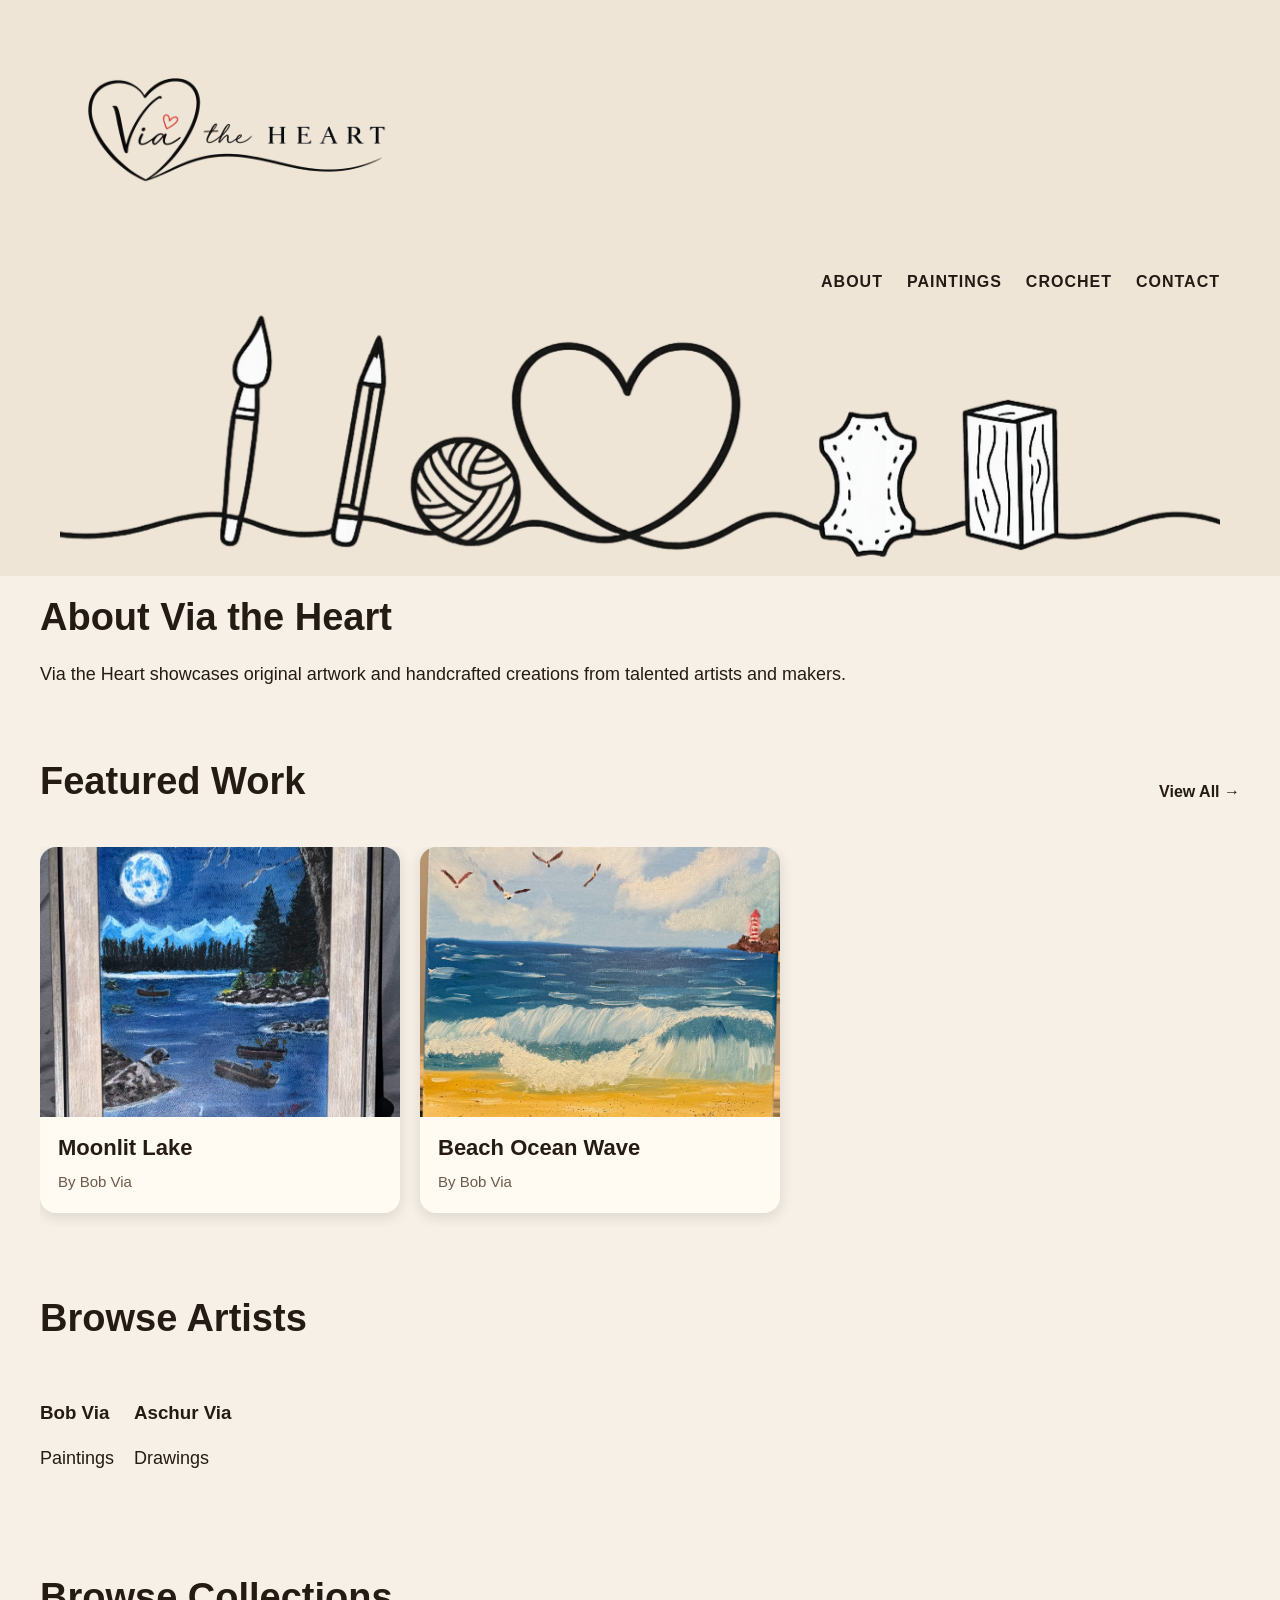
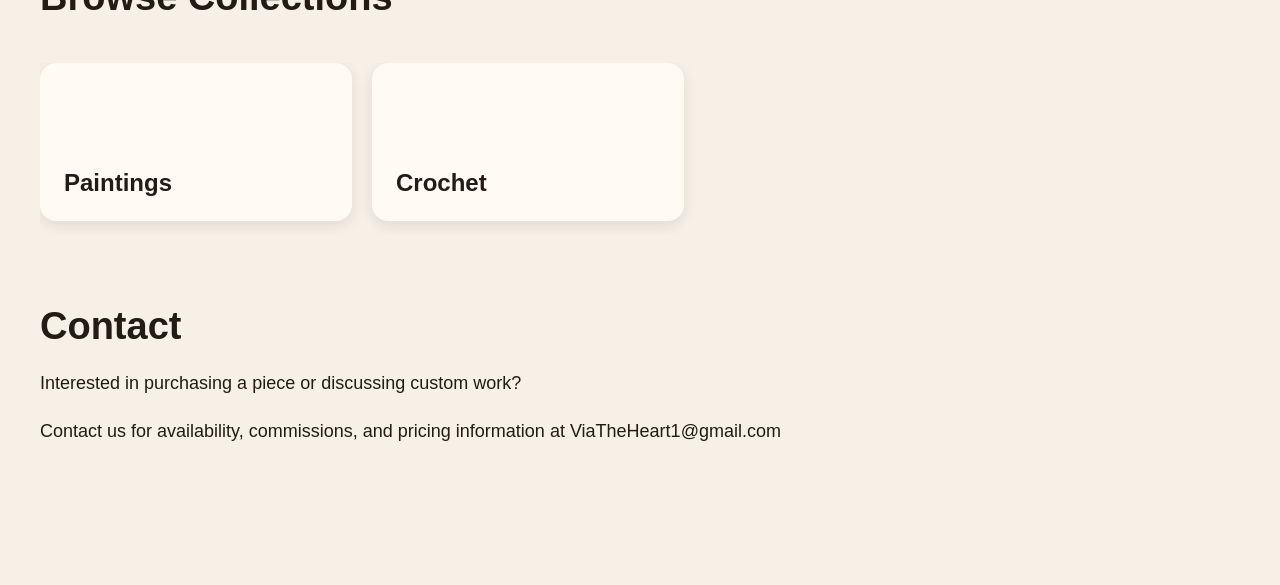
<file: index.html>
<!DOCTYPE html>
<html lang="en">
<head>
    <meta charset="UTF-8">
    <meta name="viewport" content="width=device-width, initial-scale=1.0">
    <title>Via the Heart</title>

    <link rel="stylesheet" href="styles/main.css">
</head>

<body>

<header class="site-header">

    <div class="header-top">

        <a href="index.html" class="logo-link">
            <img
                src="images/logo/via-the-heart-logo.png"
                alt="Via the Heart"
                class="logo-image">
        </a>

        <button class="menu-toggle" onclick="toggleMenu()">
            ☰
        </button>

    </div>

    <nav id="site-nav">

        <a href="#about">About</a>
        <a href="pages/paintings.html">Paintings</a>
        <a href="pages/crochet.html">Crochet</a>
        <a href="#contact">Contact</a>

    </nav>

    <div class="header-banner">

        <img
            src="images/banner/hero-banner.png"
            alt="Via the Heart Banner"
            class="header-banner-image">

    </div>

</header>

<main>

    <section id="about" class="section">

        <h2>About Via the Heart</h2>

        <p>
            Via the Heart showcases original artwork and handcrafted creations from talented artists and makers.
        </p>

    </section>

    <section id="featured" class="section">

        <div class="section-header">

            <h2>Featured Work</h2>

            <a href="pages/paintings.html" class="view-all">
                View All →
            </a>

        </div>

        <div class="horizontal-scroll">

            <article class="art-card">

                <a href="artwork/paintings/moonlit-lake.html">

                    <img
                        src="images/paintings/moonlit-lake.jpg"
                        alt="Moonlit Lake">

                    <div class="art-info">
                        <h3>Moonlit Lake</h3>
                        <p>By Bob Via</p>
                    </div>

                </a>

            </article>



            <article class="art-card">

                <a href="artwork/paintings/beach-ocean-wave.html">

                    <img
                        src="images/paintings/beach-ocean-wave.jpg"
                        alt="Beach Ocean Wave">

                    <div class="art-info">
                        <h3>Beach Ocean Wave</h3>
                        <p>By Bob Via</p>
                    </div>

                </a>

            </article>

        </div>

    </section>

    <section id="artists" class="section">

    <div class="section-header">
        <h2>Browse Artists</h2>
    </div>

    <div class="horizontal-scroll">

        <a href="artists/bob-via.html" class="artist-card">
            <h3>Bob Via</h3>
            <p>Paintings</p>
        </a>


        <a href="artists/aschur-via.html" class="artist-card">
            <h3>Aschur Via</h3>
            <p>Drawings</p>
        </a>

    </div>

    </section>

    <section id="collections" class="section">

        <div class="section-header">
            <h2>Browse Collections</h2>
        </div>

        <div class="horizontal-scroll">

            <a href="pages/paintings.html" class="collection-card">
                Paintings
            </a>

            <a href="pages/crochet.html" class="collection-card">
                Crochet
            </a>

        </div>

    </section>

    <section id="contact" class="section">

        <h2>Contact</h2>

        <p>
            Interested in purchasing a piece or discussing custom work?
        </p>

        <p>
            Contact us for availability, commissions, and pricing information at ViaTheHeart1@gmail.com
        </p>

    </section>

</main>

<script src="scripts/main.js"></script>

</body>
</html>
</file>
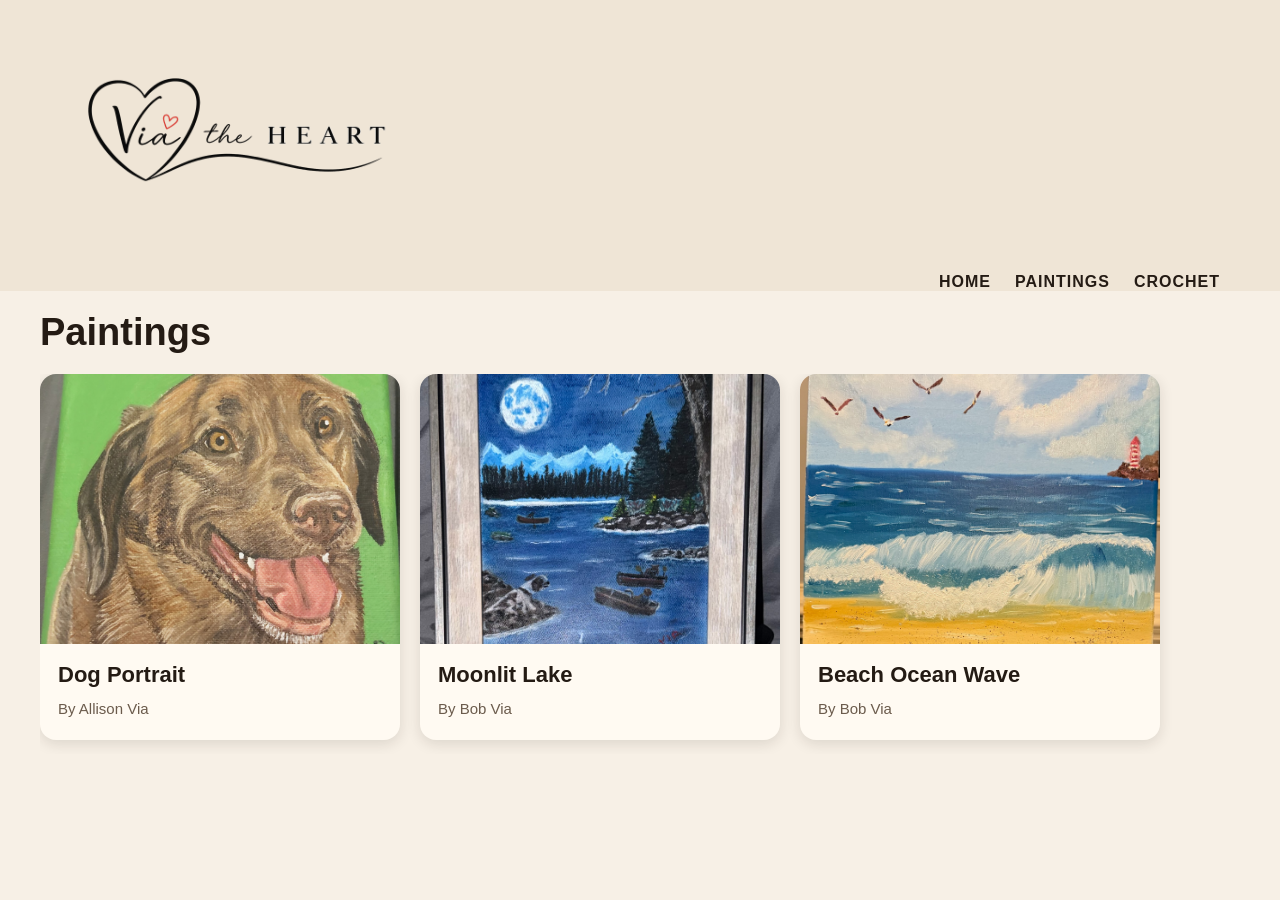
<file: pages/paintings.html>
<!DOCTYPE html>
<html lang="en">
<head>
    <meta charset="UTF-8">
    <meta name="viewport" content="width=device-width, initial-scale=1.0">
    <title>Paintings | Via the Heart</title>

    <link rel="stylesheet" href="../styles/main.css">
</head>

<body>

<header class="site-header">
    <div class="header-top">
        <a href="../index.html" class="logo-link">
            <img src="../images/logo/via-the-heart-logo.png" alt="Via the Heart" class="logo-image">
        </a>

        <button class="menu-toggle" onclick="toggleMenu()">☰</button>
    </div>

    <nav id="site-nav">
        <a href="../index.html">Home</a>
        <a href="paintings.html">Paintings</a>
        <a href="crochet.html">Crochet</a>
    </nav>
</header>

<main>
    <section class="section">
        <h2>Paintings</h2>

        <div class="horizontal-scroll">
            <article class="art-card">
                <a href="../artwork/paintings/dog-portrait.html">
                    <img src="../images/paintings/dog-portrait.jpg" alt="Dog Portrait">
                    <div class="art-info">
                        <h3>Dog Portrait</h3>
                        <p>By Allison Via</p>
                    </div>
                </a>
            </article>

            <article class="art-card">
                <a href="../artwork/paintings/moonlit-lake.html">
                    <img src="../images/paintings/moonlit-lake.jpg" alt="Moonlit Lake">
                    <div class="art-info">
                        <h3>Moonlit Lake</h3>
                        <p>By Bob Via</p>
                    </div>
                </a>
            </article>
          
            <article class="art-card">
                <a href="../artwork/paintings/beach-ocean-wave.html">
                    <img src="../images/paintings/beach-ocean-wave.jpg" alt="Moonlit Lake">
                    <div class="art-info">
                        <h3>Beach Ocean Wave</h3>
                        <p>By Bob Via</p>
                    </div>
                </a>
              </article>
        </div>
    </section>
</main>

<script src="../scripts/main.js"></script>

</body>
</html>
</file>
<file: styles/main.css>
/* ===================================
   GLOBAL
=================================== */

body {
    margin: 0;
    font-family: Arial, sans-serif;
    background: #f7f0e6;
    color: #241b14;
}

a {
    text-decoration: none;
    color: inherit;
}

img {
    display: block;
    max-width: 100%;
}

/* ===================================
   HEADER
=================================== */

.site-header {
    background: #efe5d6;
    padding: 12px 32px 0;
}

.header-top {
    display: flex;
    justify-content: space-between;
    align-items: flex-start;
}

.logo-link {
    display: block;
}

.logo-image {
    width: 300px;
    height: auto;
}

.menu-toggle {
    background: none;
    border: none;
    color: #241b14;
    font-size: 52px;
    cursor: pointer;
    line-height: 1;
    padding: 0;
}

/* ===================================
   NAVIGATION
=================================== */

#site-nav {
    display: none;
}

#site-nav.open {
    display: flex;
    flex-direction: column;
    gap: 16px;
    padding: 20px 0;
}

#site-nav a {
    text-transform: uppercase;
    letter-spacing: 1px;
    font-size: 16px;
    font-weight: 600;
}

/* ===================================
   BANNER
=================================== */

.header-banner {
    margin-top: -15px;
}

.header-banner-image {
    width: 100%;
    height: auto;
}

/* ===================================
   MAIN
=================================== */

main {
    padding-top: 20px;
}

.section {
    max-width: 1200px;
    margin: 0 auto 70px;
    padding: 0 32px;
}

.section h2 {
    margin: 0 0 20px;
    font-size: 38px;
}

.section p {
    font-size: 18px;
    line-height: 1.7;
}

/* ===================================
   SECTION HEADERS
=================================== */

.section-header {
    display: flex;
    justify-content: space-between;
    align-items: center;
    margin-bottom: 24px;
}

.view-all {
    font-weight: bold;
}

/* ===================================
   HORIZONTAL SCROLL
=================================== */

.horizontal-scroll {
    display: flex;
    gap: 20px;
    overflow-x: auto;
    scroll-snap-type: x mandatory;
    padding-bottom: 14px;
}

.horizontal-scroll::-webkit-scrollbar {
    height: 8px;
}

.horizontal-scroll::-webkit-scrollbar-thumb {
    background: rgba(36, 27, 20, 0.25);
    border-radius: 999px;
}

/* ===================================
   ART CARDS
=================================== */

.art-card {
    flex: 0 0 82%;
    background: #fffaf2;
    border-radius: 16px;
    overflow: hidden;
    scroll-snap-align: start;
    box-shadow: 0 4px 14px rgba(36, 27, 20, 0.12);
    transition: transform 0.25s ease;
}

.art-card:hover {
    transform: translateY(-4px);
}

.art-card img {
    width: 100%;
    aspect-ratio: 4 / 3;
    object-fit: cover;
}

.art-info {
    padding: 18px;
}

.art-info h3 {
    margin: 0 0 8px;
    font-size: 22px;
}

.art-info p {
    margin: 0;
    font-size: 15px;
    color: #6b5b4c;
}

/* ===================================
   COLLECTION CARDS
=================================== */

.collection-card {
    flex: 0 0 70%;
    min-height: 110px;
    background: #fffaf2;
    border-radius: 16px;
    padding: 24px;
    font-size: 24px;
    font-weight: bold;
    display: flex;
    align-items: flex-end;
    scroll-snap-align: start;
    box-shadow: 0 4px 14px rgba(36, 27, 20, 0.10);
}

/* ===================================
   CONTACT
=================================== */

#contact {
    padding-bottom: 50px;
}

/* ===================================
   DESKTOP
=================================== */

@media (min-width: 768px) {

    .site-header {
        padding: 18px 60px 0;
    }

    .logo-image {
        width: 360px;
    }

    .menu-toggle {
        display: none;
    }

    #site-nav {
        display: flex;
        justify-content: flex-end;
        gap: 24px;
        margin-top: 15px;
    }

    .header-banner {
        margin-top: -20px;
    }

    .art-card {
        flex: 0 0 30%;
    }

    .collection-card {
        flex: 0 0 22%;
    }
}

/* ===================================
   MOBILE
=================================== */

@media (max-width: 767px) {

    .site-header {
        padding: 10px 24px 0;
    }

    .logo-image {
        width: 180px;
    }

    .menu-toggle {
        font-size: 42px;
    }

    .header-banner {
        margin-top: -5px;
    }

    .header-banner-image {
        max-height: 140px;
        object-fit: contain;
    }

    main {
        padding-top: 10px;
    }

    .section {
        padding: 0 24px;
        margin-bottom: 50px;
    }

    .section h2 {
        font-size: 32px;
    }

    .section p {
        font-size: 16px;
    }

    .section-header {
        flex-direction: column;
        align-items: flex-start;
        gap: 10px;
    }

    .art-card {
        flex: 0 0 80%;
    }

    .collection-card {
        flex: 0 0 75%;
        min-height: 90px;
        font-size: 20px;
    }

   .artist-card {
    flex: 0 0 70%;
    min-height: 140px;

    background: #fffaf2;

    border-radius: 16px;

    padding: 24px;

    scroll-snap-align: start;

    box-shadow: 0 4px 14px rgba(36, 27, 20, 0.10);

    display: flex;
    flex-direction: column;
    justify-content: flex-end;
}

.artist-card h3 {
    margin: 0 0 8px;
}

.artist-card p {
    margin: 0;
    color: #6b5b4c;
}

@media (min-width: 768px) {
    .artist-card {
        flex: 0 0 22%;
    }
}
}
</file>
